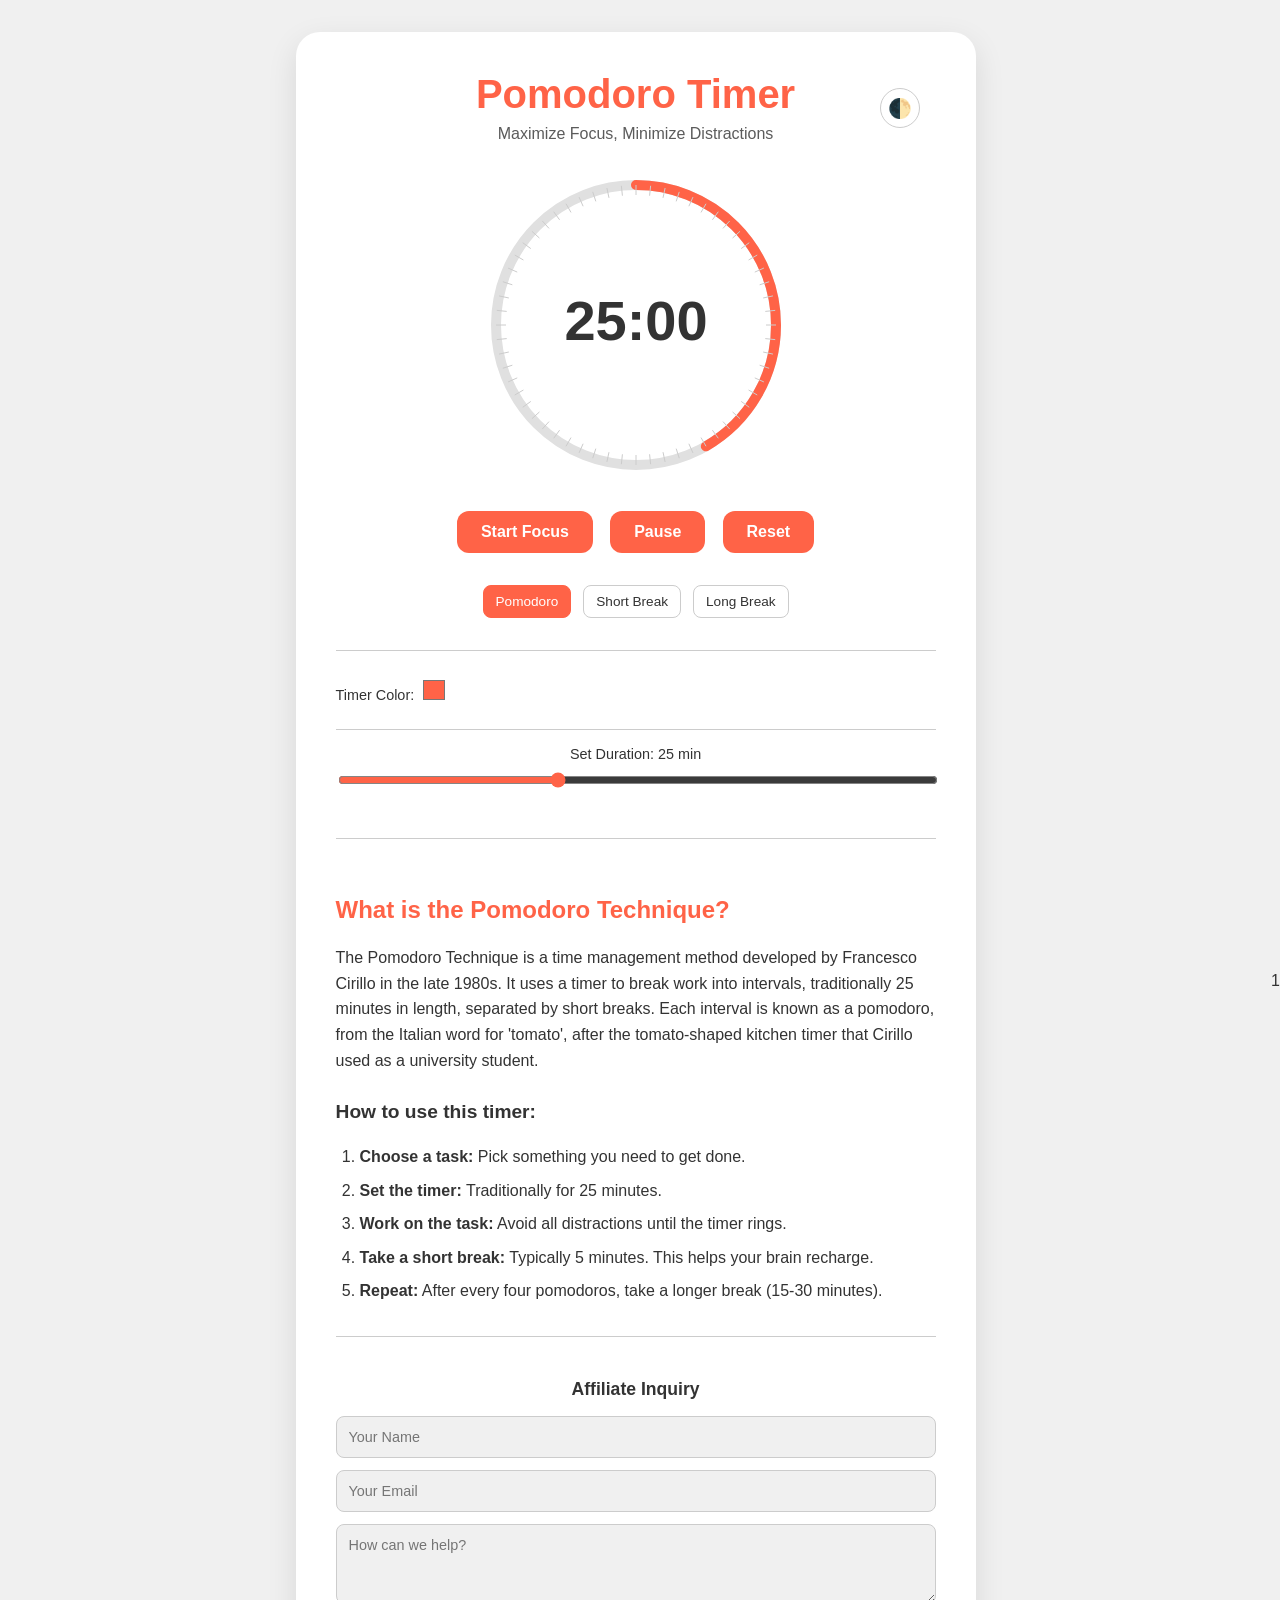
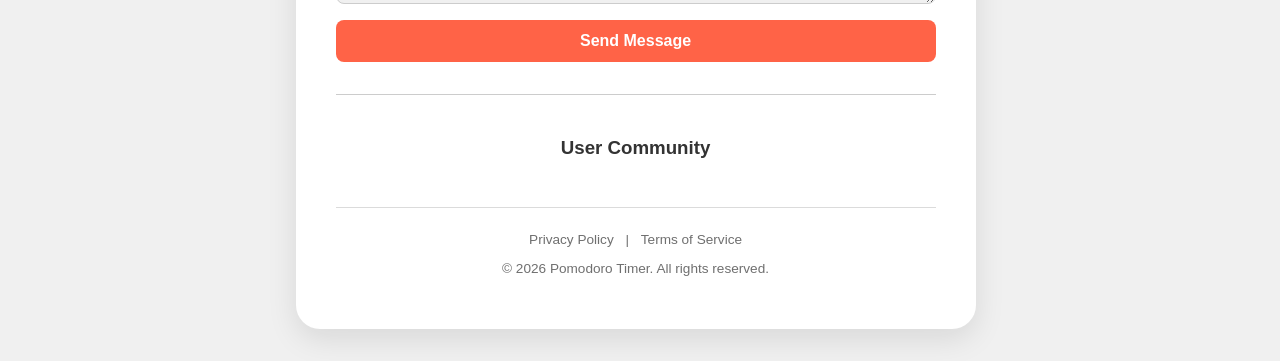
<file: index.html>
<!DOCTYPE html>
<html lang="en">
<head>
    <meta charset="UTF-8">
    <meta name="viewport" content="width=device-width, initial-scale=1.0">
    <meta name="google-adsense-account" content="ca-pub-4176438580280521">
    <!-- Google tag (gtag.js) -->
    <script async src="https://www.googletagmanager.com/gtag/js?id=G-XFLRDDR6V3"></script>
    <script>
      window.dataLayer = window.dataLayer || [];
      function gtag(){dataLayer.push(arguments);}
      gtag('js', new Date());

      gtag('config', 'G-XFLRDDR6V3');
    </script>
    <title>Professional Pomodoro Timer - Boost Your Productivity</title>
    <meta name="description" content="A free, professional Pomodoro timer with dark mode, customizable colors, and adjustable durations. Master your time and boost your focus today.">
    <meta name="keywords" content="Pomodoro Timer, Productivity Tool, Focus Timer, Time Management, Study Timer, Free Online Timer">
    <link rel="stylesheet" href="style.css">
    <script async src="https://pagead2.googlesyndication.com/pagead/js/adsbygoogle.js?client=ca-pub-4176438580280521"
     crossorigin="anonymous"></script>
    <script type="text/javascript">
        (function(c,l,a,r,i,t,y){
            c[a]=c[a]||function(){(c[a].q=c[a].q||[]).push(arguments)};
            t=l.createElement(r);t.async=1;t.src="https://www.clarity.ms/tag/"+i;
            y=l.getElementsByTagName(r)[0];y.parentNode.insertBefore(t,y);
        })(window, document, "clarity", "script", "vl9b5y6sq5");
    </script>
</head>
<body>
    <div id="app">
        <header>
            <h1>Pomodoro Timer</h1>
            <p class="tagline">Maximize Focus, Minimize Distractions</p>
            <div class="theme-toggle">
                <button id="theme-btn" title="Toggle Dark/Light Mode">🌓</button>
            </div>
        </header>

        <main>
            <div class="timer-container">
                <svg class="timer-svg" width="300" height="300" viewBox="0 0 300 300">
                    <circle class="timer-background" cx="150" cy="150" r="140"/>
                    <circle class="timer-progress" cx="150" cy="150" r="140"/>
                    <g class="timer-ticks">
                        <!-- Ticks will be generated by JavaScript -->
                    </g>
                    <text class="time-left" x="50%" y="50%" dominant-baseline="middle" text-anchor="middle">25:00</text>
                </svg>
            </div>
            
            <div class="controls">
                <button id="start-btn">Start Focus</button>
                <button id="pause-btn">Pause</button>
                <button id="reset-btn">Reset</button>
            </div>

            <div class="timer-modes">
                <button class="mode-btn active" data-time="1500">Pomodoro</button>
                <button class="mode-btn" data-time="300">Short Break</button>
                <button class="mode-btn" data-time="900">Long Break</button>
            </div>

            <div class="settings">
                <div class="color-setting">
                    <label for="color-picker">Timer Color:</label>
                    <input type="color" id="color-picker" value="#ff6347">
                </div>
            </div>

            <div class="duration-control">
                <label for="duration-slider">Set Duration: <span id="duration-value">25</span> min</label>
                <input type="range" id="duration-slider" min="5" max="60" step="5" value="25">
            </div>

            <section class="about-section">
                <h2>What is the Pomodoro Technique?</h2>
                <p>The Pomodoro Technique is a time management method developed by Francesco Cirillo in the late 1980s. It uses a timer to break work into intervals, traditionally 25 minutes in length, separated by short breaks. Each interval is known as a pomodoro, from the Italian word for 'tomato', after the tomato-shaped kitchen timer that Cirillo used as a university student.</p>
                
                <h3>How to use this timer:</h3>
                <ol>
                    <li><strong>Choose a task:</strong> Pick something you need to get done.</li>
                    <li><strong>Set the timer:</strong> Traditionally for 25 minutes.</li>
                    <li><strong>Work on the task:</strong> Avoid all distractions until the timer rings.</li>
                    <li><strong>Take a short break:</strong> Typically 5 minutes. This helps your brain recharge.</li>
                    <li><strong>Repeat:</strong> After every four pomodoros, take a longer break (15-30 minutes).</li>
                </ol>
            </section>

            <section class="contact-section">
                <h3>Affiliate Inquiry</h3>
                <form action="https://formspree.io/f/xgolnnzy" method="POST" id="contact-form">
                    <div class="form-group">
                        <input type="text" name="name" placeholder="Your Name" required aria-label="Your Name">
                    </div>
                    <div class="form-group">
                        <input type="email" name="email" placeholder="Your Email" required aria-label="Your Email">
                    </div>
                    <div class="form-group">
                        <textarea name="message" placeholder="How can we help?" required aria-label="Message"></textarea>
                    </div>
                    <button type="submit" class="submit-btn">Send Message</button>
                </form>
            </section>

            <section class="comments-section">
                <h3>User Community</h3>
                <div id="disqus_thread"></div>
                <script>
                    (function() { 
                    var d = document, s = d.createElement('script');
                    s.src = 'https://productbuilder-elj5rdryei.disqus.com/embed.js';
                    s.setAttribute('data-timestamp', +new Date());
                    (d.head || d.body).appendChild(s);
                    })();
                </script>
            </section>
        </main>

        <footer>
            <div class="footer-links">
                <a href="privacy.html">Privacy Policy</a> | 
                <a href="terms.html">Terms of Service</a>
            </div>
            <p>&copy; 2026 Pomodoro Timer. All rights reserved.</p>
        </footer>
    </div>
    <audio id="alarm-sound" src="https://actions.google.com/sounds/v1/alarms/alarm_clock.ogg" preload="auto"></audio>
    <script src="main.js"></script>
</body>
</html>1
</file>
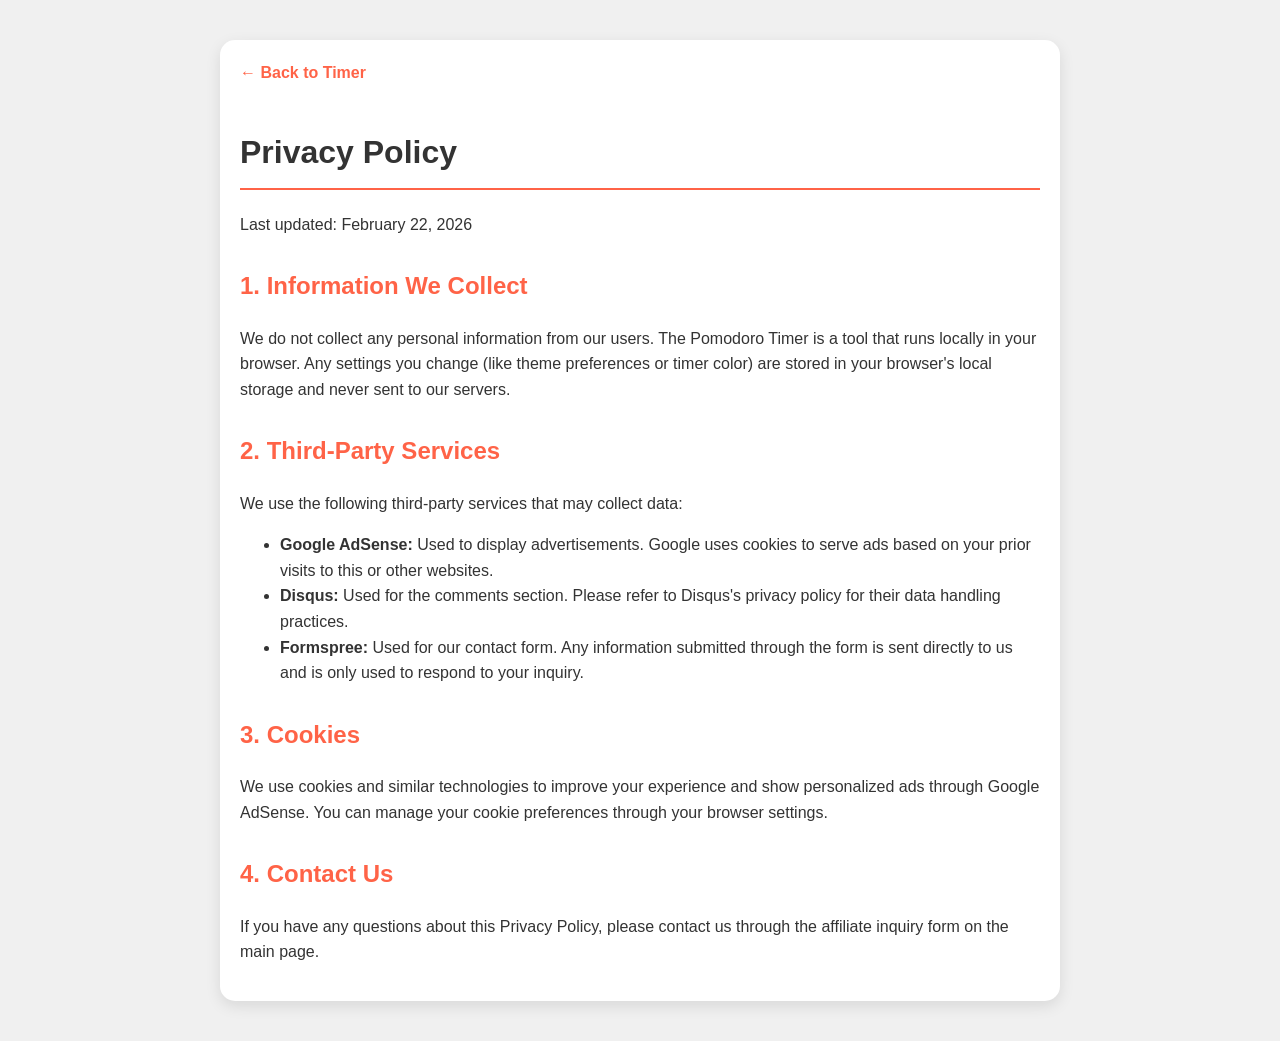
<file: privacy.html>
<!DOCTYPE html>
<html lang="en">
<head>
    <meta charset="UTF-8">
    <meta name="viewport" content="width=device-width, initial-scale=1.0">
    <!-- Google tag (gtag.js) -->
    <script async src="https://www.googletagmanager.com/gtag/js?id=G-XFLRDDR6V3"></script>
    <script>
      window.dataLayer = window.dataLayer || [];
      function gtag(){dataLayer.push(arguments);}
      gtag('js', new Date());

      gtag('config', 'G-XFLRDDR6V3');
    </script>
    <title>Privacy Policy - Pomodoro Timer</title>
    <link rel="stylesheet" href="style.css">
    <style>
        .content-page { max-width: 800px; margin: 40px auto; padding: 20px; line-height: 1.6; text-align: left; background: var(--app-background); border-radius: 15px; box-shadow: 0 5px 15px var(--shadow-color); }
        h1 { border-bottom: 2px solid var(--primary-color); padding-bottom: 10px; }
        h2 { margin-top: 30px; color: var(--primary-color); }
        .back-link { display: inline-block; margin-bottom: 20px; color: var(--primary-color); text-decoration: none; font-weight: bold; }
    </style>
</head>
<body>
    <div class="content-page">
        <a href="index.html" class="back-link">← Back to Timer</a>
        <h1>Privacy Policy</h1>
        <p>Last updated: February 22, 2026</p>
        
        <h2>1. Information We Collect</h2>
        <p>We do not collect any personal information from our users. The Pomodoro Timer is a tool that runs locally in your browser. Any settings you change (like theme preferences or timer color) are stored in your browser's local storage and never sent to our servers.</p>
        
        <h2>2. Third-Party Services</h2>
        <p>We use the following third-party services that may collect data:</p>
        <ul>
            <li><strong>Google AdSense:</strong> Used to display advertisements. Google uses cookies to serve ads based on your prior visits to this or other websites.</li>
            <li><strong>Disqus:</strong> Used for the comments section. Please refer to Disqus's privacy policy for their data handling practices.</li>
            <li><strong>Formspree:</strong> Used for our contact form. Any information submitted through the form is sent directly to us and is only used to respond to your inquiry.</li>
        </ul>

        <h2>3. Cookies</h2>
        <p>We use cookies and similar technologies to improve your experience and show personalized ads through Google AdSense. You can manage your cookie preferences through your browser settings.</p>

        <h2>4. Contact Us</h2>
        <p>If you have any questions about this Privacy Policy, please contact us through the affiliate inquiry form on the main page.</p>
    </div>
</body>
</html>
</file>
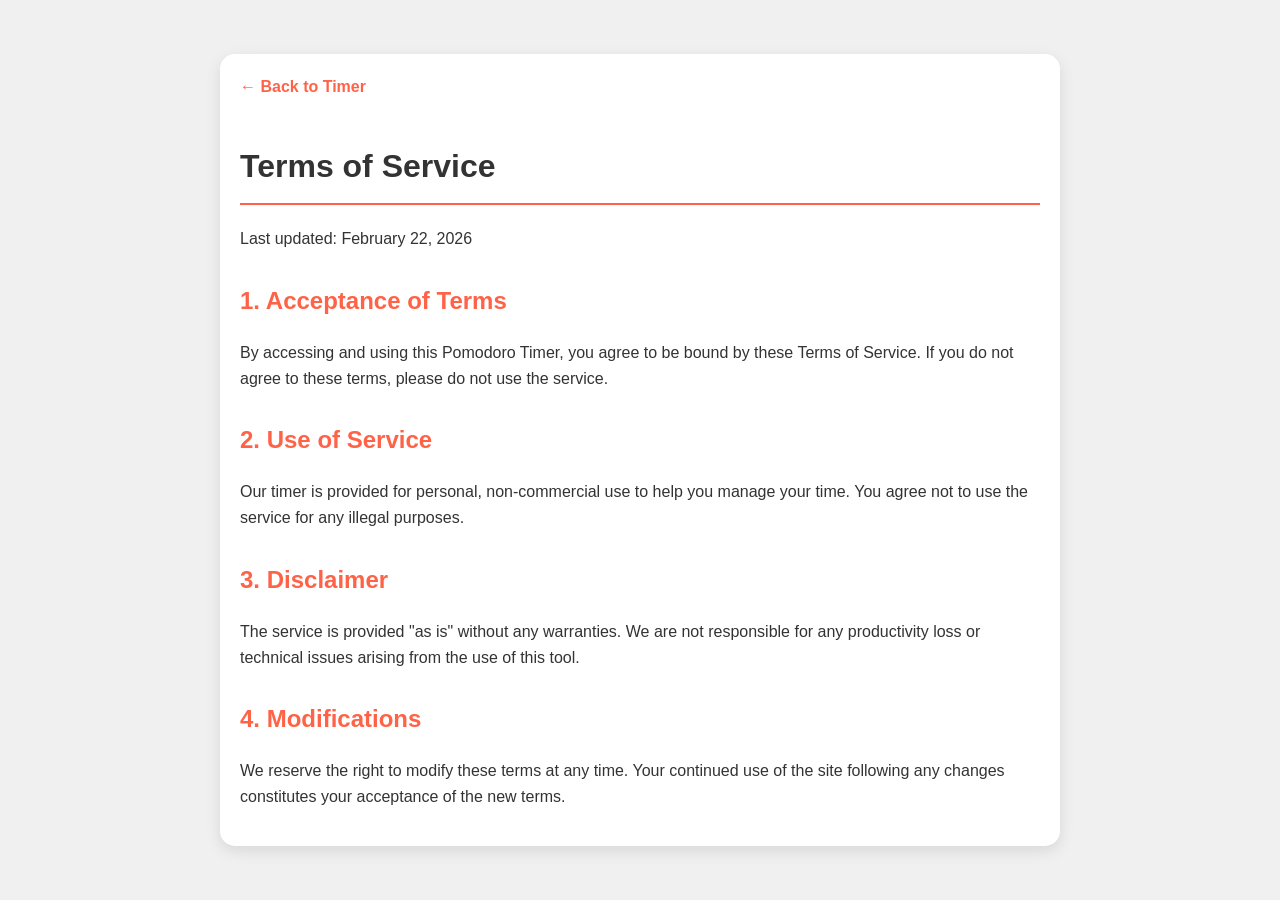
<file: terms.html>
<!DOCTYPE html>
<html lang="en">
<head>
    <meta charset="UTF-8">
    <meta name="viewport" content="width=device-width, initial-scale=1.0">
    <!-- Google tag (gtag.js) -->
    <script async src="https://www.googletagmanager.com/gtag/js?id=G-XFLRDDR6V3"></script>
    <script>
      window.dataLayer = window.dataLayer || [];
      function gtag(){dataLayer.push(arguments);}
      gtag('js', new Date());

      gtag('config', 'G-XFLRDDR6V3');
    </script>
    <title>Terms of Service - Pomodoro Timer</title>
    <link rel="stylesheet" href="style.css">
    <style>
        .content-page { max-width: 800px; margin: 40px auto; padding: 20px; line-height: 1.6; text-align: left; background: var(--app-background); border-radius: 15px; box-shadow: 0 5px 15px var(--shadow-color); }
        h1 { border-bottom: 2px solid var(--primary-color); padding-bottom: 10px; }
        h2 { margin-top: 30px; color: var(--primary-color); }
        .back-link { display: inline-block; margin-bottom: 20px; color: var(--primary-color); text-decoration: none; font-weight: bold; }
    </style>
</head>
<body>
    <div class="content-page">
        <a href="index.html" class="back-link">← Back to Timer</a>
        <h1>Terms of Service</h1>
        <p>Last updated: February 22, 2026</p>

        <h2>1. Acceptance of Terms</h2>
        <p>By accessing and using this Pomodoro Timer, you agree to be bound by these Terms of Service. If you do not agree to these terms, please do not use the service.</p>

        <h2>2. Use of Service</h2>
        <p>Our timer is provided for personal, non-commercial use to help you manage your time. You agree not to use the service for any illegal purposes.</p>

        <h2>3. Disclaimer</h2>
        <p>The service is provided "as is" without any warranties. We are not responsible for any productivity loss or technical issues arising from the use of this tool.</p>

        <h2>4. Modifications</h2>
        <p>We reserve the right to modify these terms at any time. Your continued use of the site following any changes constitutes your acceptance of the new terms.</p>
    </div>
</body>
</html>
</file>
<file: style.css>
:root {
    --primary-color: #ff6347;
    --background-color: #f0f0f0;
    --app-background: #ffffff;
    --text-color: #333;
    --white: #fff;
    --shadow-color: rgba(0, 0, 0, 0.1);
    --timer-bg-stroke: #e0e0e0;
    --tick-stroke: #ccc;
    --border-color: #ccc;
}

[data-theme="dark"] {
    --background-color: #121212;
    --app-background: #1e1e1e;
    --text-color: #e0e0e0;
    --shadow-color: rgba(0, 0, 0, 0.5);
    --timer-bg-stroke: #333;
    --tick-stroke: #444;
    --border-color: #444;
}

body {
    font-family: -apple-system, BlinkMacSystemFont, "Segoe UI", Roboto, Helvetica, Arial, sans-serif;
    background-color: var(--background-color);
    color: var(--text-color);
    display: flex;
    justify-content: center;
    align-items: center;
    min-height: 100vh;
    margin: 0;
    transition: background-color 0.3s ease, color 0.3s ease;
}

#app {
    background-color: var(--app-background);
    padding: 2.5rem;
    border-radius: 1.5rem;
    box-shadow: 0 10px 30px var(--shadow-color);
    text-align: center;
    transition: background-color 0.3s ease, box-shadow 0.3s ease;
    max-width: 600px;
    width: 90%;
    margin: 2rem auto;
}

header {
    margin-bottom: 2rem;
    position: relative;
}

header h1 {
    margin: 0;
    font-size: 2.5rem;
    color: var(--primary-color);
}

.tagline {
    font-size: 1rem;
    opacity: 0.8;
    margin-top: 0.5rem;
}

.about-section {
    margin-top: 3rem;
    padding-top: 2rem;
    border-top: 1px solid var(--border-color);
    text-align: left;
    line-height: 1.6;
}

.about-section h2 {
    font-size: 1.5rem;
    margin-bottom: 1rem;
    color: var(--primary-color);
}

.about-section h3 {
    font-size: 1.2rem;
    margin: 1.5rem 0 0.5rem 0;
}

.about-section ol {
    padding-left: 1.5rem;
}

.about-section li {
    margin-bottom: 0.5rem;
}

footer {
    margin-top: 3rem;
    padding-top: 1.5rem;
    border-top: 1px solid var(--border-color);
    font-size: 0.85rem;
    opacity: 0.7;
}

.footer-links {
    margin-bottom: 0.5rem;
}

.footer-links a {
    color: var(--text-color);
    text-decoration: none;
    margin: 0 0.5rem;
}

.footer-links a:hover {
    text-decoration: underline;
}

.theme-toggle {
    position: absolute;
    top: 1rem;
    right: 1rem;
}

#theme-btn {
    background: none;
    border: 1px solid var(--border-color);
    color: var(--text-color);
    padding: 0.5rem;
    border-radius: 50%;
    cursor: pointer;
    width: 40px;
    height: 40px;
    display: flex;
    align-items: center;
    justify-content: center;
    font-size: 1.2rem;
    transition: all 0.3s ease;
}

#theme-btn:hover {
    background-color: rgba(128, 128, 128, 0.1);
}

.timer-container {
    position: relative;
    margin-bottom: 2rem;
}

.timer-svg {
    transform: rotate(-90deg);
}

.timer-background {
    fill: none;
    stroke: var(--timer-bg-stroke);
    stroke-width: 10;
    transition: stroke 0.3s ease;
}

.timer-progress {
    fill: none;
    stroke: var(--primary-color);
    stroke-width: 10;
    stroke-linecap: round;
    transition: stroke-dashoffset 0.3s ease, stroke 0.3s ease;
}

.timer-ticks {
    stroke: var(--tick-stroke);
    stroke-width: 1;
    transition: stroke 0.3s ease;
}

.time-left {
    font-size: 3.5rem;
    font-weight: bold;
    fill: var(--text-color);
    transform: rotate(90deg);
    transform-origin: center;
    transition: fill 0.3s ease;
}

.controls {
    margin-bottom: 2rem;
}

.controls button {
    background-color: var(--primary-color);
    color: var(--white);
    border: none;
    padding: 0.75rem 1.5rem;
    font-size: 1rem;
    font-weight: 600;
    border-radius: 0.75rem;
    cursor: pointer;
    margin: 0 0.4rem;
    transition: transform 0.2s ease, opacity 0.2s ease;
}

.controls button:hover {
    transform: translateY(-2px);
    opacity: 0.9;
}

.controls button:active {
    transform: translateY(0);
}

.settings {
    margin-top: 2rem;
    padding-top: 1.5rem;
    border-top: 1px solid var(--border-color);
    display: flex;
    align-items: center;
    justify-content: space-between;
}

.settings label {
    font-size: 0.9rem;
    font-weight: 500;
}

#color-picker {
    border: none;
    width: 30px;
    height: 30px;
    cursor: pointer;
    background: none;
}

.timer-modes {
    margin-top: 1.5rem;
    display: flex;
    justify-content: center;
    gap: 0.75rem;
}

.duration-control {
    margin-top: 1.5rem;
    padding-top: 1rem;
    border-top: 1px solid var(--border-color);
    display: flex;
    flex-direction: column;
    gap: 0.5rem;
}

.duration-control label {
    font-size: 0.9rem;
    font-weight: 500;
}

#duration-slider {
    width: 100%;
    cursor: pointer;
    accent-color: var(--primary-color);
}

.contact-section {
    margin-top: 2rem;
    padding-top: 1.5rem;
    border-top: 1px solid var(--border-color);
    text-align: left;
}

.contact-section h3 {
    margin-bottom: 1rem;
    font-size: 1.1rem;
    text-align: center;
}

.form-group {
    margin-bottom: 0.75rem;
}

.form-group input, 
.form-group textarea {
    width: 100%;
    padding: 0.75rem;
    border-radius: 0.5rem;
    border: 1px solid var(--border-color);
    background-color: var(--background-color);
    color: var(--text-color);
    font-size: 0.9rem;
    box-sizing: border-box;
    font-family: inherit;
    transition: border-color 0.2s;
}

.form-group input:focus, 
.form-group textarea:focus {
    outline: none;
    border-color: var(--primary-color);
}

.form-group textarea {
    min-height: 80px;
    resize: vertical;
}

.submit-btn {
    width: 100%;
    background-color: var(--primary-color);
    color: var(--white);
    border: none;
    padding: 0.75rem;
    border-radius: 0.5rem;
    font-size: 1rem;
    font-weight: 600;
    cursor: pointer;
    transition: opacity 0.2s;
}

.submit-btn:hover {
    opacity: 0.9;
}

.comments-section {
    margin-top: 2rem;
    padding-top: 1.5rem;
    border-top: 1px solid var(--border-color);
}

.mode-btn {
    background: none;
    border: 1px solid var(--border-color);
    color: var(--text-color);
    padding: 0.5rem 0.75rem;
    border-radius: 0.5rem;
    cursor: pointer;
    font-size: 0.85rem;
    transition: all 0.2s ease;
}

.mode-btn.active {
    background-color: var(--primary-color);
    color: var(--white);
    border-color: var(--primary-color);
}
</file>
